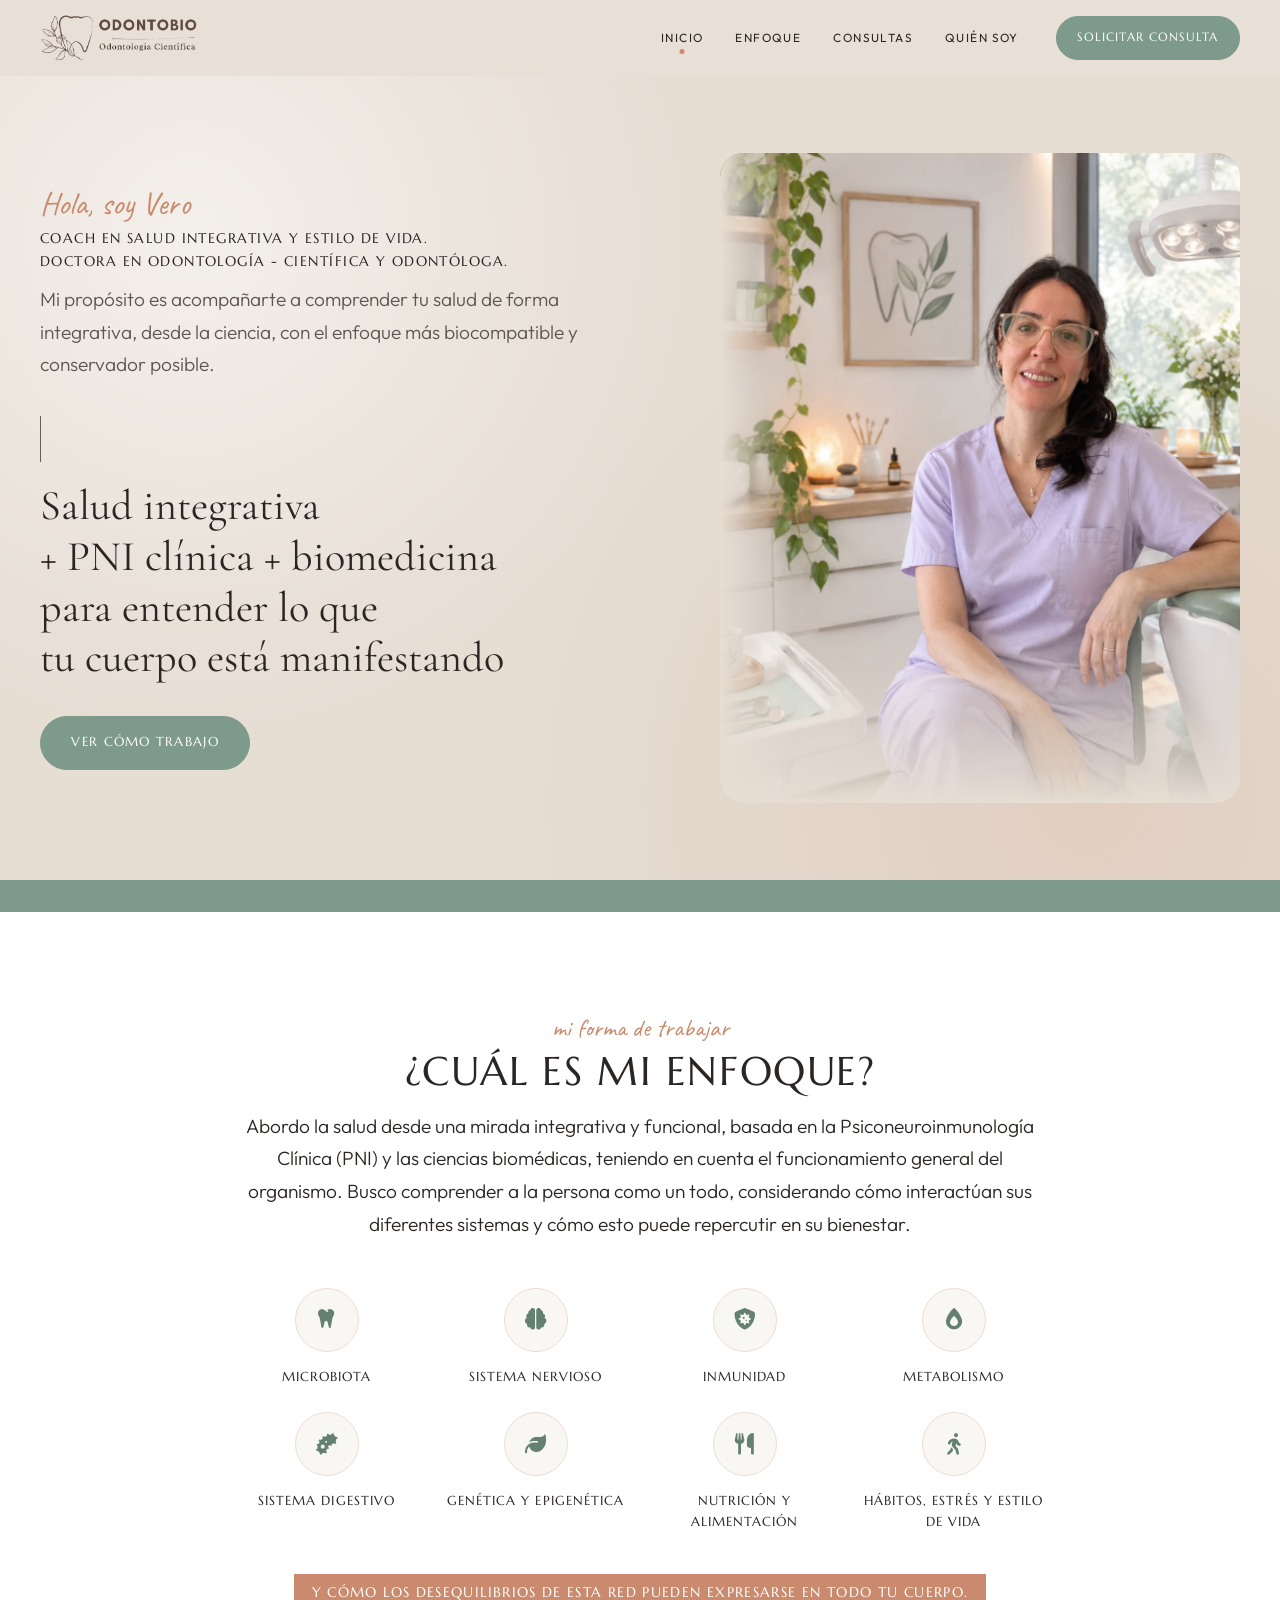
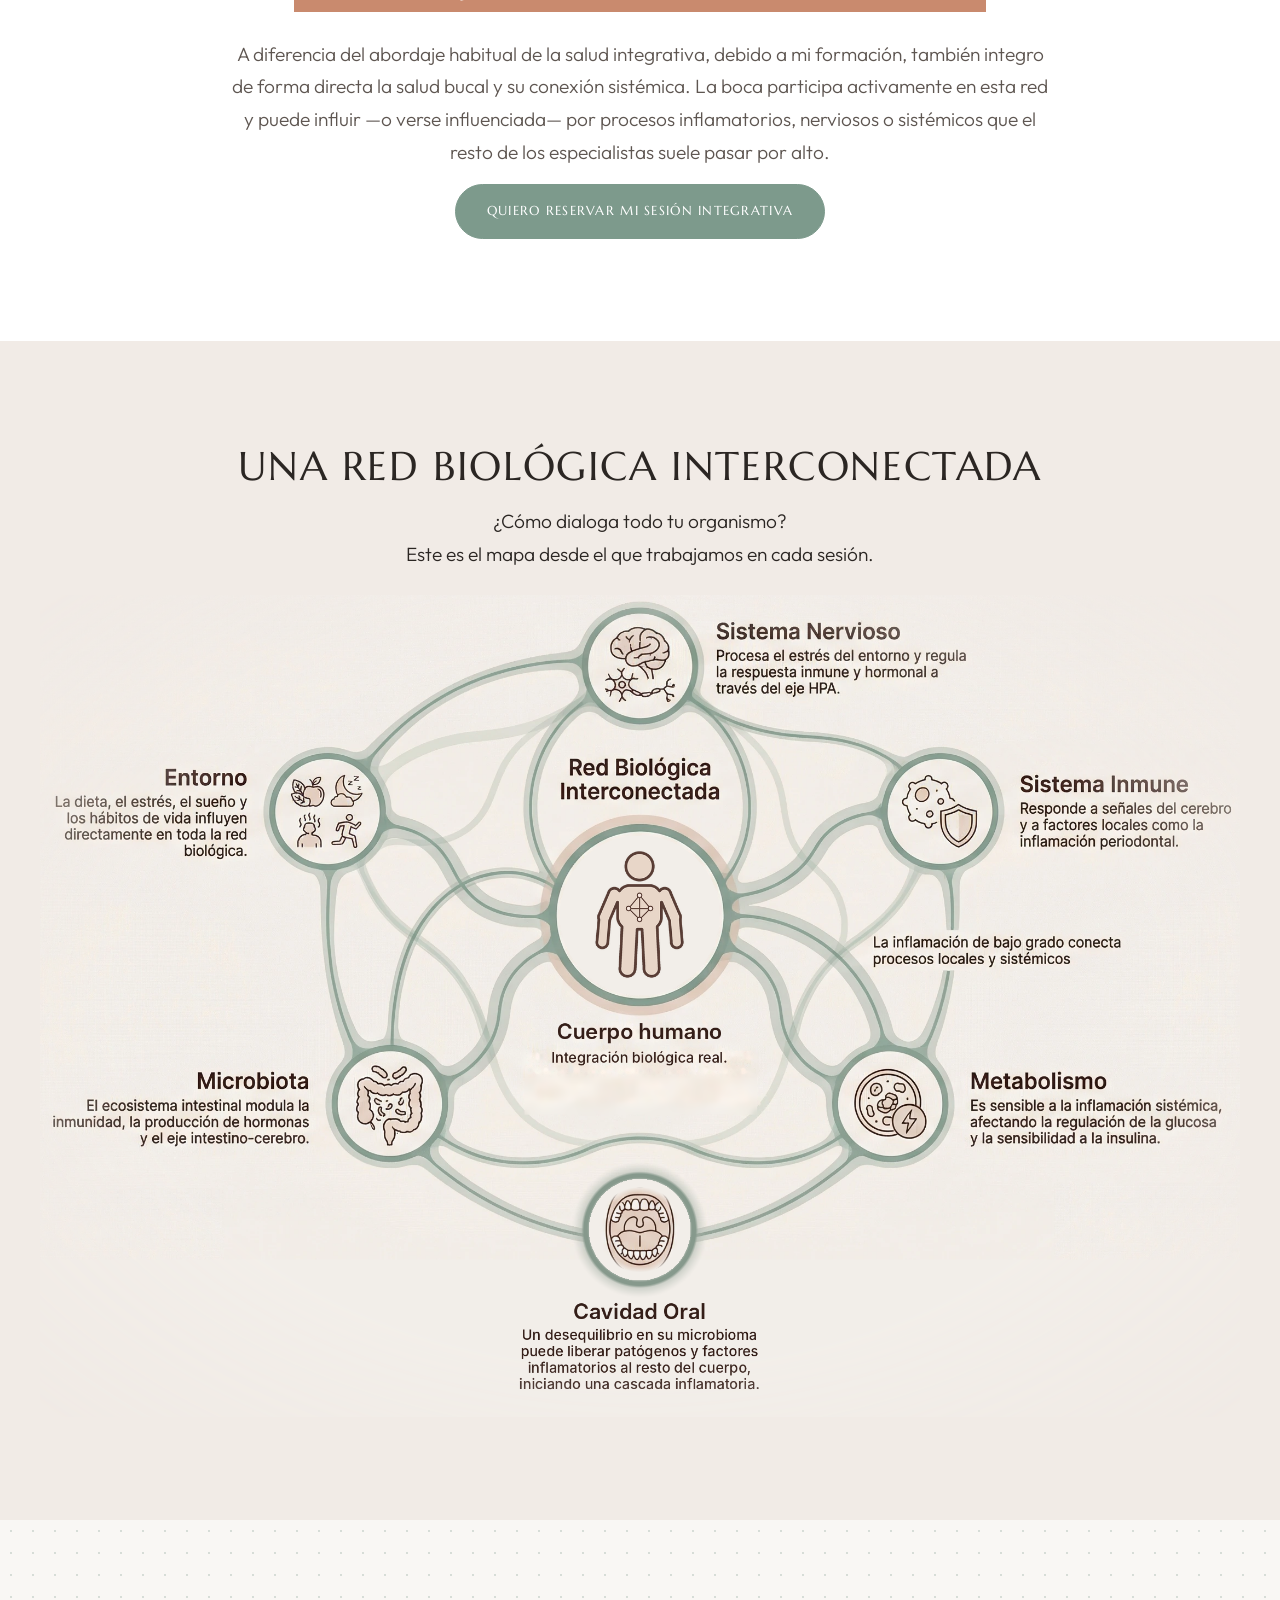
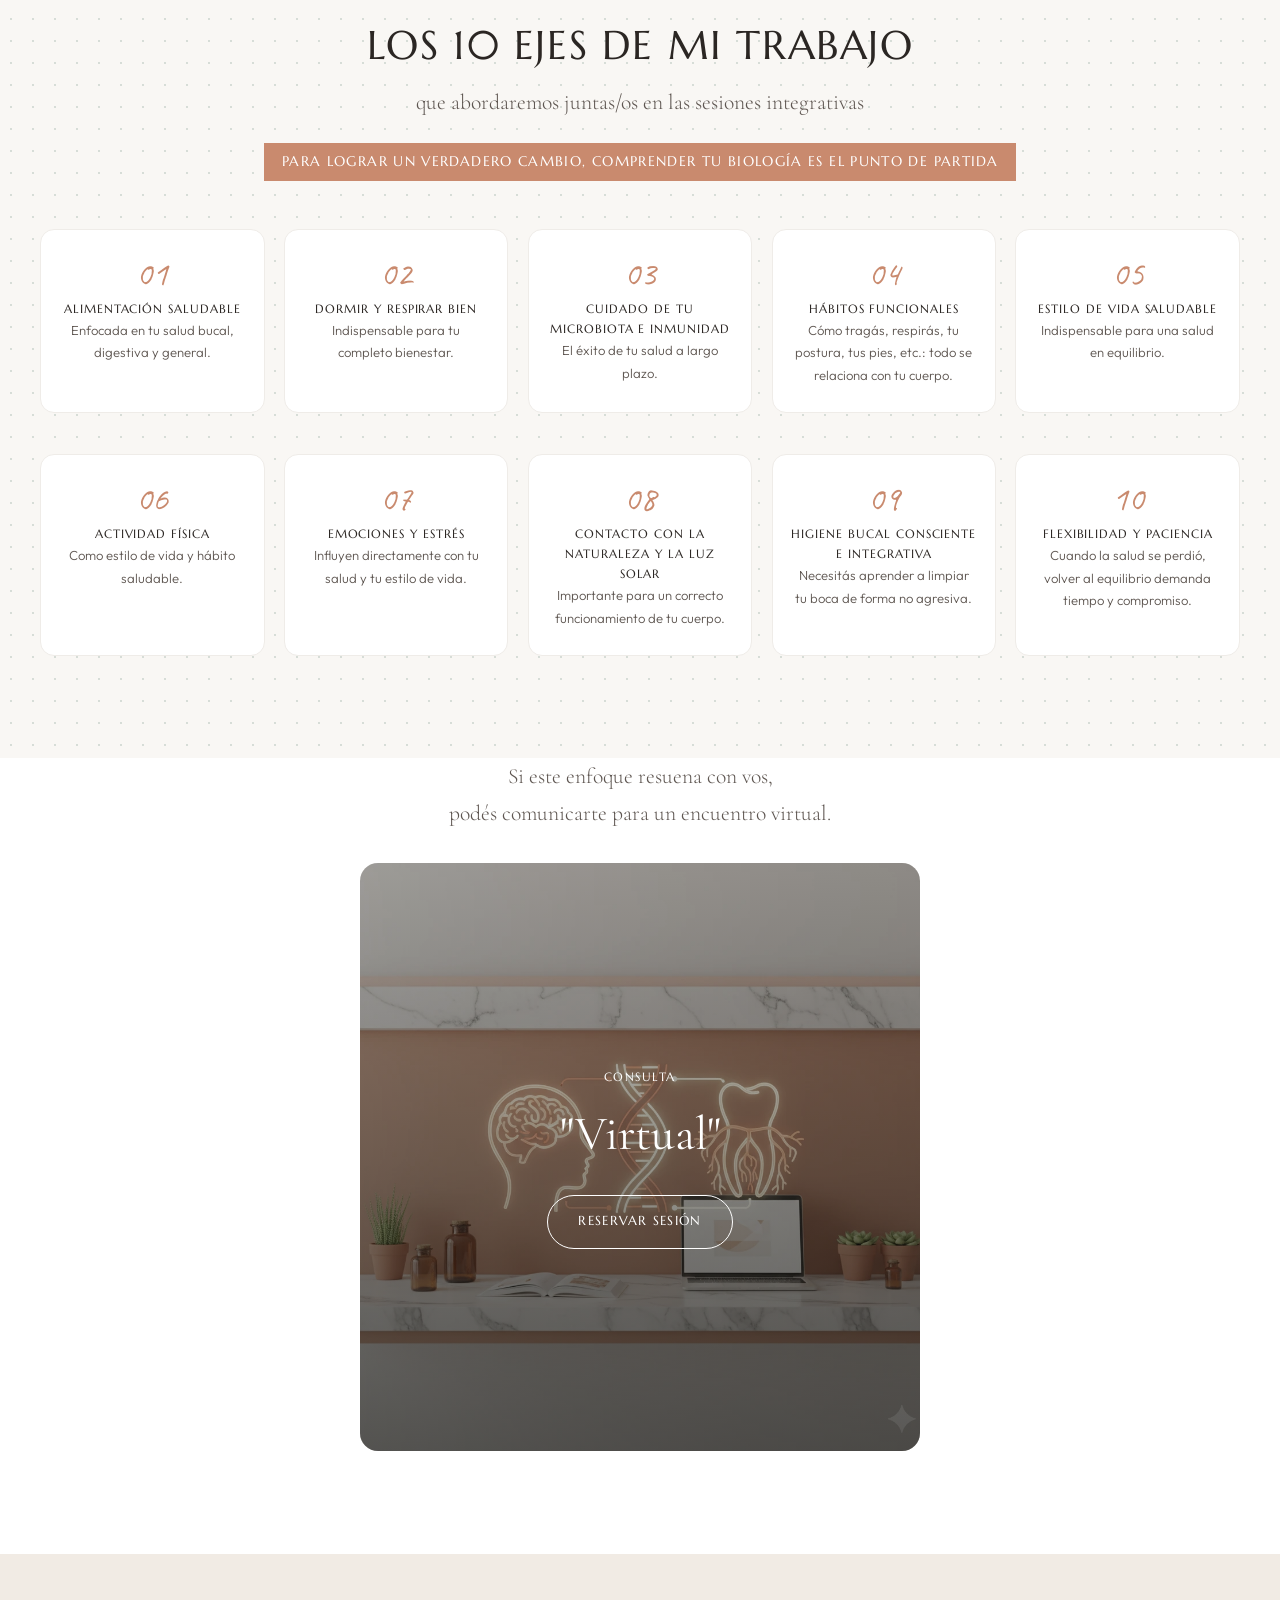
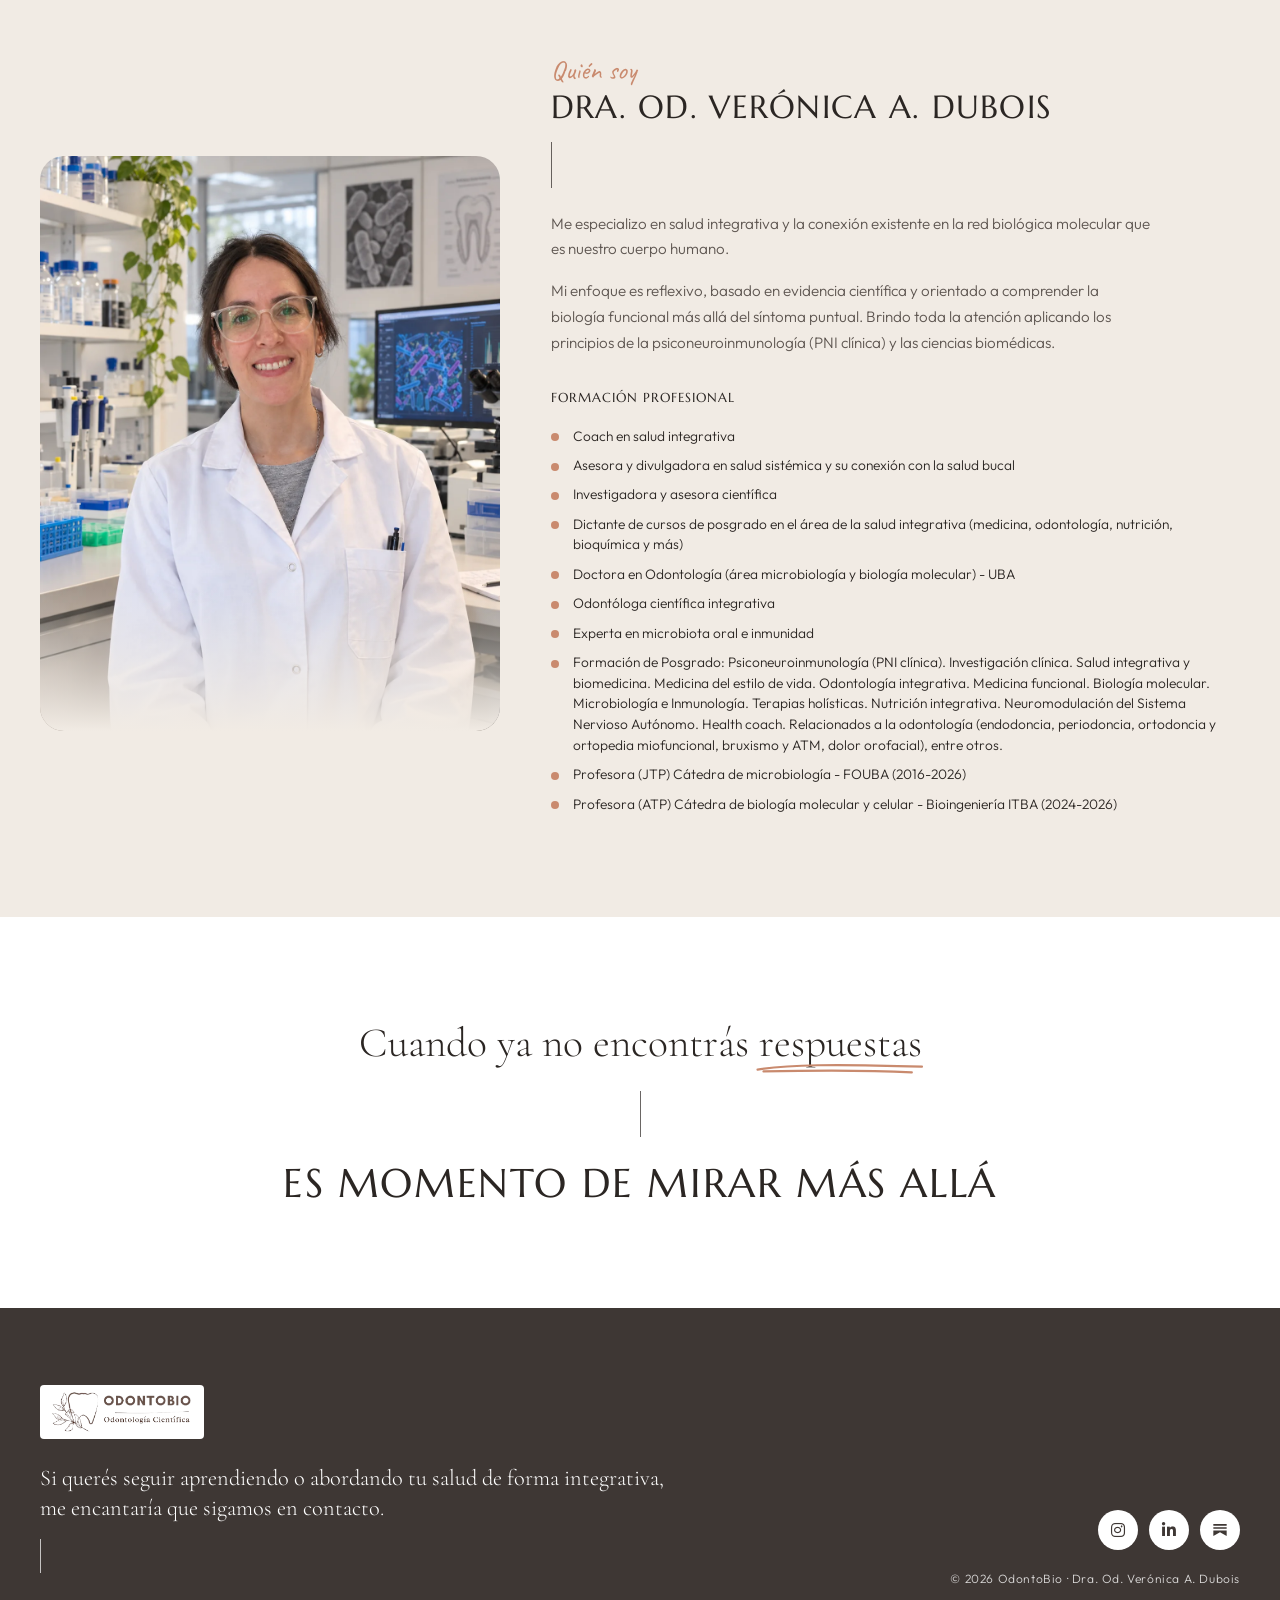
<file: index.html>
<html lang="es">
<head>
  <meta charset="UTF-8" />
  <meta name="viewport" content="width=device-width, initial-scale=1.0" />
  <title>OdontoBio | Odontología científica integrativa</title>
  <meta name="description" content="Consultas virtuales de odontología científica integrativa y mínimamente invasiva. Dra. Verónica A. Dubois, Ph.D." />
  <link rel="icon" href="img/logo.png" />
  <link rel="preconnect" href="https://fonts.googleapis.com">
  <link rel="preconnect" href="https://fonts.gstatic.com" crossorigin>
  <link href="https://fonts.googleapis.com/css2?family=Marcellus&family=Cormorant+Garamond:ital,wght@0,300;0,400;0,500;1,300;1,400&family=Outfit:wght@300;400;500&family=Caveat:wght@400;500&display=swap" rel="stylesheet">
  <link rel="stylesheet" href="https://cdnjs.cloudflare.com/ajax/libs/font-awesome/6.5.0/css/all.min.css">
  <link rel="stylesheet" href="css/styles.css">
</head>
<!-- Google tag (gtag.js) -->
<script async src="https://www.googletagmanager.com/gtag/js?id=G-EY6PJWCLDV"></script>
<script>
  window.dataLayer = window.dataLayer || [];
  function gtag(){dataLayer.push(arguments);}
  gtag('js', new Date());

  gtag('config', 'G-EY6PJWCLDV');
</script>

<body>

  <svg width="0" height="0" style="position:absolute" aria-hidden="true">
    <symbol id="stroke" viewBox="0 0 200 14" preserveAspectRatio="none">
      <path d="M3 9C40 4 90 3 197 6M10 11c50 -1 110 -2 175 1" fill="none" stroke="currentColor" stroke-width="2.2" stroke-linecap="round" vector-effect="non-scaling-stroke"/>
    </symbol>
  </svg>

  <!-- Navegación -->
  <header class="site-header" id="header">
    <nav class="nav container">
      <a href="#inicio" class="brand" aria-label="OdontoBio - Inicio">
        <img src="img/logo.png" alt="OdontoBio" />
      </a>
      <ul class="nav-links" id="nav-links">
        <li><a href="#inicio">Inicio</a></li>
        <li><a href="#enfoque">Enfoque</a></li>
              <li><a href="consultas.html">Consultas</a></li>
        <li><a href="#sobre">Quién soy</a></li>
        <li class="nav-cta"><a href="#contacto" class="btn btn-sm">Solicitar consulta</a></li>
      </ul>
      <button class="nav-toggle" id="nav-toggle" aria-label="Abrir menú" aria-expanded="false" aria-controls="nav-links">
        <span></span><span></span><span></span>
      </button>
    </nav>
  </header>

  <main>
    <!-- Hero -->
    <section id="inicio" class="hero">
      <div class="container hero-grid">
        <div class="hero-content reveal">
          <p class="hand">Hola, soy Vero</p>
          <p class="intro"> Coach en salud integrativa y estilo de vida.  <br> Doctora en Odontología - Científica y Odontóloga.</p>
          <p class="intro-sub" style="font-size: 1.2rem;">Mi propósito es acompañarte a comprender tu salud de forma integrativa, desde la ciencia, con el enfoque más biocompatible y conservador posible.</p>
          <span class="vline" aria-hidden="true"></span>
          <h1>
            Salud integrativa <span class="underlined"><svg class="stroke"><use href="#stroke"/></svg></span><br>
            + PNI clínica + biomedicina<br>
            para entender lo que<br>
            tu cuerpo está manifestando
          </h1>
          <a href="#enfoque" class="btn">Ver cómo trabajo</a>
        </div>
        <div class="hero-media reveal delay-1">
          <div class="arch">
            <img src="img/hero.webp" alt="Dra. Verónica A. Dubois en su consultorio" />
          </div>
    
        </div>
      </div>
    </section>

    <!-- Pilares -->
    <div class="pillars">
      <div class="container pillars-inner">
      </div>
    </div>

    <!-- Enfoque -->
    <section id="enfoque" class="section section-white">
      <div class="container narrow">
        <p class="hand center reveal">mi forma de trabajar</p>
        <h2 class="reveal">¿Cuál es mi enfoque?</h2>
        <p class="center reveal" style="font-size: 1.2rem;">
          Abordo la salud desde una mirada integrativa y funcional, basada en la Psiconeuroinmunología Clínica (PNI) y las ciencias biomédicas, 
          teniendo en cuenta el funcionamiento general del organismo. 
          Busco comprender a la persona como un todo, considerando cómo interactúan sus diferentes sistemas 
          y cómo esto puede repercutir en su bienestar.
        </p>

        <ul class="systems reveal">
          <li><i class="fa-solid fa-tooth"></i><h3>Microbiota</h3></li>
          <li><i class="fa-solid fa-brain"></i><h3>Sistema nervioso</h3></li>
          <li><i class="fa-solid fa-shield-virus"></i><h3>Inmunidad</h3></li>
          <li><i class="fa-solid fa-fire-flame-simple"></i><h3>Metabolismo</h3></li>
          <li><i class="fa-solid fa-bacterium"></i><h3>Sistema digestivo</h3></li>
          <li><i class="fa-solid fa-leaf"></i><h3>Genética y Epigenética</h3></li>
          <li><i class="fa-solid fa-utensils"></i><h3>Nutrición y alimentación</h3></li>
          <li><i class="fa-solid fa-person-walking"></i><h3>Hábitos, estrés y estilo de vida</h3></li>
        </ul>

        <p class="band reveal">Y cómo los desequilibrios de esta red pueden expresarse en todo tu cuerpo.</p>

        <p class="center small reveal" style="font-size: 1.2rem;">
           A diferencia del abordaje habitual de la salud integrativa, debido a mi formación, también integro de 
           forma directa la salud bucal y su conexión sistémica. La boca participa activamente en 
           esta red y puede influir —o verse influenciada— por procesos inflamatorios, nerviosos o sistémicos que 
           el resto de los especialistas suele pasar por alto.
        </p>

        <div class="center reveal">
          <a href="#contacto" class="btn">Quiero reservar mi sesión integrativa</a>
        </div>
      </div>
    </section>

    <!-- Red biológica -->
    <section class="section section-sage">
      <div class="container narrow">
        <h2 class="reveal">Una red biológica interconectada</h2>
        <p class="center reveal" style="font-size: 1.2rem;">¿Cómo dialoga todo tu organismo?<br>Este es el mapa desde el que trabajamos en cada sesión.</p>
        <figure class="diagram reveal">
          <img src="img/nodos.png" alt="Diagrama de la red biológica interconectada: cavidad oral, sistema nervioso, sistema inmune, metabolismo, microbiota y entorno" />
        </figure>
      </div>
    </section>

    <!-- Ejes -->
    <section id="ejes" class="section section-gray">
      <div class="container">
        <h2 class="reveal">Los 10 ejes de mi trabajo</h2>
        <p class="sub reveal">que abordaremos juntas/os en las sesiones integrativas</p>
        <p class="band band-center reveal">Para lograr un verdadero cambio, comprender tu biología es el punto de partida</p>

        <ul class="laws">
          <li class="reveal"><span class="law-num">01</span><h3>Alimentación saludable</h3><p>Enfocada en tu salud bucal, digestiva y general.</p></li>
          <li class="reveal"><span class="law-num">02</span><h3>Dormir y respirar bien</h3><p>Indispensable para tu completo bienestar.</p></li>
          <li class="reveal"><span class="law-num">03</span><h3>Cuidado de tu microbiota e inmunidad</h3><p>El éxito de tu salud a largo plazo.</p></li>
          <li class="reveal"><span class="law-num">04</span><h3>Hábitos funcionales</h3><p>Cómo tragás, respirás, tu postura, tus pies, etc.: todo se relaciona con tu cuerpo.</p></li>
          <li class="reveal"><span class="law-num">05</span><h3>Estilo de vida saludable</h3><p>Indispensable para una salud en equilibrio.</p></li>
          <li class="reveal"><span class="law-num">06</span><h3>Actividad física</h3><p>Como estilo de vida y hábito saludable.</p></li>
          <li class="reveal"><span class="law-num">07</span><h3>Emociones y estrés</h3><p>Influyen directamente con tu salud y tu estilo de vida.</p></li>
          <li class="reveal"><span class="law-num">08</span><h3>Contacto con la naturaleza y la luz solar</h3><p>Importante para un correcto funcionamiento de tu cuerpo.</p></li>
          <li class="reveal"><span class="law-num">09</span><h3>Higiene bucal consciente e integrativa</h3><p>Necesitás aprender a limpiar tu boca de forma no agresiva.</p></li>
          <li class="reveal"><span class="law-num">10</span><h3>Flexibilidad y paciencia</h3><p>Cuando la salud se perdió, volver al equilibrio demanda tiempo y compromiso.</p></li>
        </ul>
      </div>
    </section>



    <!-- Contacto -->
    <section id="contacto" class="section section-white offers">
      <div class="container">
        <p class="sub center reveal">Si este enfoque resuena con vos, <br> podés comunicarte para un encuentro virtual.</p>
        <div class="offer-grid">
          <div class="offer reveal">
            <img src="img/consultas.webp" alt="" />
            <div class="offer-body">
              <span>Consulta</span>
              <h3>"Virtual"</h3>
              <a href="reserva/index.html" rel="noopener" class="btn btn-outline">Reservar sesión</a> </div>
          </div>
        </div>
      </div>
    </section>

    <!-- Sobre mí -->
    <section id="sobre" class="section section-greige about">
      <div class="container about-grid">
        <div class="about-media reveal">
          <img src="img/lab.webp" alt="Dra. Verónica A. Dubois en el laboratorio" />
        </div>
        <div class="about-text reveal delay-1">
          <p class="hand">Quién soy</p>
          <h2 class="left">Dra. Od. Verónica A. Dubois</h2>
          <span class="vline" aria-hidden="true"></span>
          <p>
            Me especializo en salud integrativa y la conexión existente en la red biológica molecular que es nuestro cuerpo humano.
            
          </p>
          <p>
            Mi enfoque es reflexivo, basado en evidencia científica y orientado a comprender la biología
            funcional más allá del síntoma puntual. Brindo toda la atención aplicando los
            principios de la psiconeuroinmunología (PNI clínica) y las ciencias biomédicas.
          </p>

          <h3 class="creds-title">Formación profesional</h3>
          <ul class="creds">
            <li>Coach en salud integrativa</li>
            <li>Asesora y divulgadora en salud sistémica y su conexión con la salud bucal</li>
            <li>Investigadora y asesora científica</li>
            <li>Dictante de cursos de posgrado en el área de la salud integrativa (medicina, odontología, nutrición, bioquímica y más)</li>
            <li>Doctora en Odontología (área microbiología y biología molecular) - UBA</li>
            <li>Odontóloga científica integrativa</li>
            <li>Experta en microbiota oral e inmunidad</li>
            <li>Formación de Posgrado: Psiconeuroinmunología (PNI clínica). Investigación clínica. Salud integrativa y biomedicina. Medicina del estilo de vida. 
              Odontología integrativa. Medicina funcional. Biología molecular. Microbiología e Inmunología. Terapias holísticas. Nutrición integrativa. 
              Neuromodulación del Sistema Nervioso Autónomo. Health coach. Relacionados a la odontología (endodoncia, periodoncia, ortodoncia y ortopedia miofuncional, bruxismo y ATM, dolor orofacial), entre otros.</li>
            <li>Profesora (JTP) Cátedra de microbiología - FOUBA (2016-2026)</li>
            <li>Profesora (ATP) Cátedra de biología molecular y celular - Bioingeniería ITBA (2024-2026)</li>
          </ul>
        </div>
      </div>
    </section>

    <!-- Cierre -->
    <section class="section section-white closing">
      <div class="container narrow reveal">
        <p class="closing-serif">Cuando ya no encontrás <span class="underlined">respuestas<svg class="stroke"><use href="#stroke"/></svg></span></p>
        <span class="vline" aria-hidden="true"></span>
        <h2>Es momento de mirar más allá</h2>
      </div>
    </section>
  </main>

  <!-- Footer -->
  <footer class="footer">
    <div class="container footer-inner">
      <div class="footer-brand">
        <img src="img/logo.png" alt="OdontoBio" class="footer-logo" />
        <p class="footer-serif">Si querés seguir aprendiendo o abordando tu salud de forma integrativa,<br>me encantaría que sigamos en contacto.</p>
        <span class="vline" aria-hidden="true"></span>
    
      </div>
      <div class="footer-side">
        <div class="socials">
          <a href="https://www.instagram.com/odontobio.mdp/" target="_blank" rel="noopener" aria-label="Instagram"><i class="fab fa-instagram"></i></a>
          <a href="https://ar.linkedin.com/in/veronicadubois" target="_blank" rel="noopener" aria-label="LinkedIn"><i class="fab fa-linkedin-in"></i></a>
          <a href="https://odontobio.substack.com/" target="_blank" rel="noopener" aria-label="Substack">
            <svg viewBox="0 0 24 24" width="16" height="16" fill="currentColor" aria-hidden="true"><path d="M22 3H2v2.5h20V3zm0 4.8H2v2.5h20V7.8zM2 12.6V21l10-5.6L22 21v-8.4H2z"/></svg>
          </a>
        </div>
        <p class="copy">© <span id="year"></span> OdontoBio · Dra. Od. Verónica A. Dubois</p>
      </div>
    </div>
  </footer>

  <script src="js/main.js"></script>
</body>
</html>
</file>
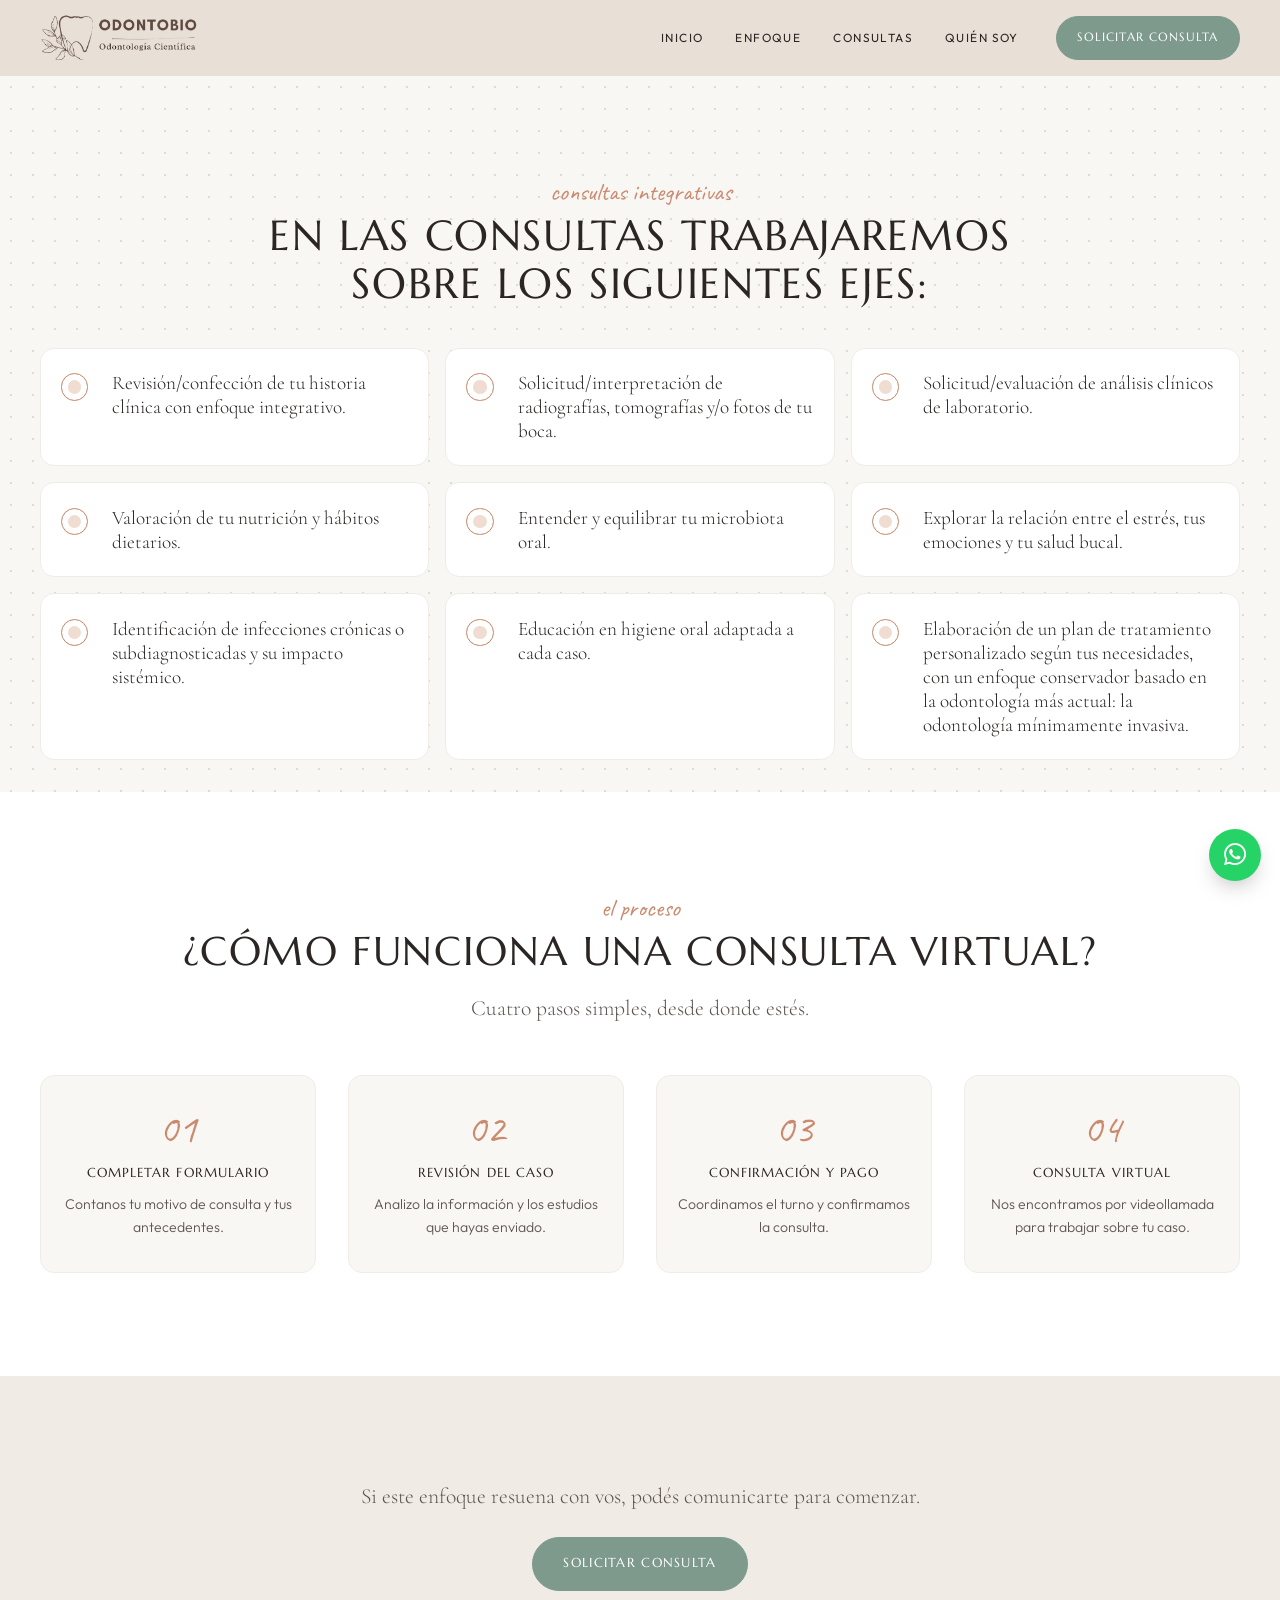
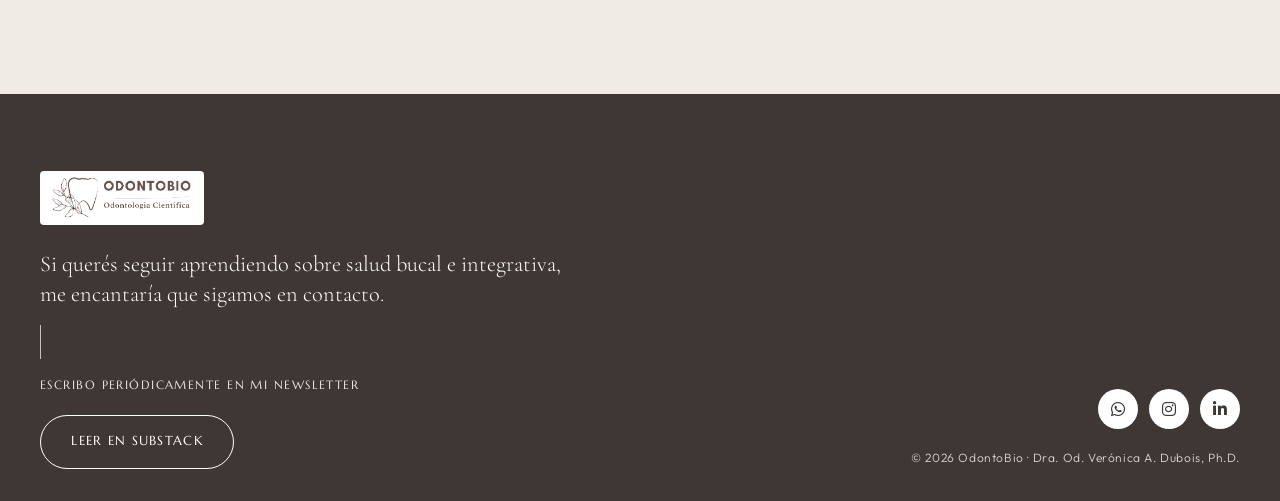
<file: consultas.html>
<!DOCTYPE html>
<html lang="es">
<head>
  <meta charset="UTF-8" />
  <meta name="viewport" content="width=device-width, initial-scale=1.0" />
  <title>Cómo funciona | OdontoBio</title>
  <meta name="description" content="Conocé cómo trabajamos en las consultas virtuales de odontología científica integrativa." />
  <link rel="icon" href="img/logo.png" />
  <link rel="preconnect" href="https://fonts.googleapis.com">
  <link rel="preconnect" href="https://fonts.gstatic.com" crossorigin>
  <link href="https://fonts.googleapis.com/css2?family=Marcellus&family=Cormorant+Garamond:ital,wght@0,300;0,400;0,500;1,300;1,400&family=Outfit:wght@300;400;500&family=Caveat:wght@400;500&display=swap" rel="stylesheet">
  <link rel="stylesheet" href="https://cdnjs.cloudflare.com/ajax/libs/font-awesome/6.5.0/css/all.min.css">
  <link rel="stylesheet" href="css/styles.css">
</head>
<!-- Google tag (gtag.js) -->
<script async src="https://www.googletagmanager.com/gtag/js?id=G-EY6PJWCLDV"></script>
<script>
  window.dataLayer = window.dataLayer || [];
  function gtag(){dataLayer.push(arguments);}
  gtag('js', new Date());

  gtag('config', 'G-EY6PJWCLDV');
</script>

<body>
 <!-- Navegación -->
  <header class="site-header" id="header">
    <nav class="nav container">
      <a href="#inicio" class="brand" aria-label="OdontoBio - Inicio">
        <img src="img/logo.png" alt="OdontoBio" />
      </a>
      <ul class="nav-links" id="nav-links">
        <li><a href="index.html#inicio">Inicio</a></li>
        <li><a href="index.html#enfoque">Enfoque</a></li>
              <li><a href="consultas.html">Consultas</a></li>
        <li><a href="index.html#sobre">Quién soy</a></li>
        <li class="nav-cta"><a href="index.html#contacto" class="btn btn-sm">Solicitar consulta</a></li>
      </ul>
      <button class="nav-toggle" id="nav-toggle" aria-label="Abrir menú" aria-expanded="false" aria-controls="nav-links">
        <span></span><span></span><span></span>
      </button>
    </nav>
  </header>

  <main>
    <section class="section section-gray page-intro" id="ejes-consulta">
      <div class="container">
        <p class="hand center reveal">consultas integrativas</p>
        <h1 class="reveal">En las consultas trabajaremos sobre los siguientes ejes:</h1>
        <ul class="consultation-list">
          <li class="reveal"><p>Revisión/confección de tu historia clínica con enfoque integrativo.</p></li>
          <li class="reveal"><p>Solicitud/interpretación de radiografías, tomografías y/o fotos de tu boca.</p></li>
          <li class="reveal"><p>Solicitud/evaluación de análisis clínicos de laboratorio.</p></li>
          <li class="reveal"><p>Valoración de tu nutrición y hábitos dietarios.</p></li>
          <li class="reveal"><p>Entender y equilibrar tu microbiota oral.</p></li>
          <li class="reveal"><p>Explorar la relación entre el estrés, tus emociones y tu salud bucal.</p></li>
          <li class="reveal"><p>Identificación de infecciones crónicas o subdiagnosticadas y su impacto sistémico.</p></li>
          <li class="reveal"><p>Educación en higiene oral adaptada a cada caso.</p></li>
          <li class="reveal"><p>Elaboración de un plan de tratamiento personalizado según tus necesidades, con un enfoque conservador basado en la odontología más actual: la odontología mínimamente invasiva.</p></li>
        </ul>
      </div>
    </section>

    <section id="proceso" class="section section-white">
      <div class="container">
        <p class="hand center reveal">el proceso</p>
        <h2 class="reveal">¿Cómo funciona una consulta virtual?</h2>
        <p class="sub reveal">Cuatro pasos simples, desde donde estés.</p>
        <ol class="steps">
          <li class="reveal"><span class="num">01</span><h3>Completar formulario</h3><p>Contanos tu motivo de consulta y tus antecedentes.</p></li>
          <li class="reveal delay-1"><span class="num">02</span><h3>Revisión del caso</h3><p>Analizo la información y los estudios que hayas enviado.</p></li>
          <li class="reveal delay-2"><span class="num">03</span><h3>Confirmación y pago</h3><p>Coordinamos el turno y confirmamos la consulta.</p></li>
          <li class="reveal delay-3"><span class="num">04</span><h3>Consulta virtual</h3><p>Nos encontramos por videollamada para trabajar sobre tu caso.</p></li>
        </ol>
      </div>
    </section>

    <section class="section section-sage">
      <div class="container narrow center">
        <p class="sub reveal">Si este enfoque resuena con vos, podés comunicarte para comenzar.</p>
        <a href="index.html#contacto" class="btn reveal">Solicitar consulta</a>
      </div>
    </section>
  </main>

  <footer class="footer">
    <div class="container footer-inner">
      <div class="footer-brand">
        <img src="img/logo.png" alt="OdontoBio" class="footer-logo" />
        <p class="footer-serif">Si querés seguir aprendiendo sobre salud bucal e integrativa,<br>me encantaría que sigamos en contacto.</p>
        <span class="vline" aria-hidden="true"></span>
        <p class="footer-small">Escribo periódicamente en mi newsletter</p>
        <a href="https://odontobio.substack.com/" target="_blank" rel="noopener" class="btn btn-outline">Leer en Substack</a>
      </div>
      <div class="footer-side">
        <div class="socials">
          <a href="https://wa.me/542236662804?text=Hola%2C%20me%20gustar%C3%ADa%20solicitar%20una%20consulta" target="_blank" rel="noopener" aria-label="WhatsApp"><i class="fab fa-whatsapp"></i></a>
          <a href="https://www.instagram.com/odontobio.mdp/" target="_blank" rel="noopener" aria-label="Instagram"><i class="fab fa-instagram"></i></a>
          <a href="https://ar.linkedin.com/in/veronicadubois" target="_blank" rel="noopener" aria-label="LinkedIn"><i class="fab fa-linkedin-in"></i></a>
        </div>
        <p class="copy">© <span id="year"></span> OdontoBio · Dra. Od. Verónica A. Dubois, Ph.D.</p>
      </div>
    </div>
  </footer>

  <a href="https://wa.me/542236662804?text=Hola%2C%20me%20gustar%C3%ADa%20solicitar%20una%20consulta" target="_blank" rel="noopener" class="wa-float" aria-label="Escribir por WhatsApp">
    <i class="fab fa-whatsapp"></i>
  </a>
  <script src="js/main.js"></script>
</body>
</html>
</file>
<file: css/styles.css>
/* OdontoBio — estilo editorial minimal (greige / salvia / negro) */
:root {
  --greige: #e6ddd3;
  --greige-2: #f1ebe4;
  --sage: #7d9a8c;
  --sage-deep: #64806f;
  --clay: #c98a6e;
  --clay-soft: #f0dcd0;
  --gray: #efece8;
  --gray-2: #f9f7f4;
  --ink: #2b2623;
  --ink-soft: #5e5651;
  --white: #ffffff;
  --wa: #25d366;

  --serif: "Cormorant Garamond", Georgia, serif;
  --display: "Marcellus", Georgia, serif;
  --sans: "Outfit", system-ui, sans-serif;
  --hand: "Caveat", cursive;

  --max: 1200px;
  --ease: cubic-bezier(.2,.7,.2,1);
}

*, *::before, *::after { box-sizing: border-box; }
html { scroll-behavior: smooth; -webkit-text-size-adjust: 100%; }
body {
  margin: 0;
  font-family: var(--sans);
  font-weight: 300;
  font-size: 16px;
  line-height: 1.7;
  color: var(--ink);
  background: var(--white);
  overflow-x: hidden;
}
img { max-width: 100%; display: block; }
a { color: inherit; text-decoration: none; }
ul, ol { margin: 0; padding: 0; list-style: none; }
p { margin: 0 0 1rem; }

.container { width: min(var(--max), 100% - 3rem); margin-inline: auto; }
.container.narrow { max-width: 820px; }
.center { text-align: center; }
.left { text-align: left !important; }
.small { font-size: .92rem; color: var(--ink-soft); }

h1, h2, h3 { margin: 0; font-weight: 400; }
h2 {
  font-family: var(--display);
  font-size: clamp(1.7rem, 3.4vw, 2.5rem);
  letter-spacing: .04em;
  text-transform: uppercase;
  text-align: center;
  line-height: 1.15;
  margin-bottom: 1rem;
}
h3 {
  font-family: var(--display);
  text-transform: uppercase;
  letter-spacing: .08em;
  font-size: .82rem;
}
.sub {
  text-align: center;
  font-family: var(--serif);
  font-size: 1.35rem;
  color: var(--ink-soft);
  margin-bottom: 1.4rem;
}
.intro {
  font-family: var(--display);
  text-transform: uppercase;
  letter-spacing: .1em;
  font-size: .9rem;
  line-height: 1.6;
  margin-bottom: .6rem;
}
.intro-sub { font-size: .92rem; color: var(--ink-soft); max-width: 44ch; }
.vline { display: block; width: 1px; height: 46px; background: var(--ink); opacity: .7; margin: 1.2rem 0; }

/* Subrayado a mano */
.hand { font-family: var(--hand); font-size: 1.55rem; color: var(--clay); line-height: 1.1; margin: 0 0 .4rem; letter-spacing: 0; text-transform: none; }
.underlined { position: relative; display: inline-block; }
.underlined .stroke { position: absolute; left: -2%; right: -2%; bottom: -.12em; width: 104%; height: .32em; color: var(--clay); pointer-events: none; }
.underlined .stroke path { stroke-dasharray: 420; stroke-dashoffset: 420; }
.in .underlined .stroke path { animation: draw 1.2s .4s var(--ease) forwards; }
@keyframes draw { to { stroke-dashoffset: 0; } }

/* Botones */
.btn {
  display: inline-flex; align-items: center; gap: .5rem;
  font-family: var(--display);
  text-transform: uppercase;
  letter-spacing: .1em;
  font-size: .8rem;
  padding: .95rem 1.9rem;
  border-radius: 999px;
  background: var(--sage);
  color: var(--white);
  border: 1px solid var(--sage);
  transition: background .25s, color .25s, transform .25s;
  cursor: pointer;
  font-style: normal;
}
.btn:hover { background: var(--sage-deep); border-color: var(--sage-deep); transform: translateY(-1px); }
.btn-sm { padding: .7rem 1.3rem; font-size: .72rem; }
.btn-outline { background: transparent; color: var(--white); border-color: var(--white); }
.btn-outline:hover { background: var(--white); color: var(--ink); border-color: var(--white); }

/* Header */
.site-header {
  position: sticky; top: 0; z-index: 50;
  background: rgba(230,221,211,.92);
  backdrop-filter: blur(8px);
  transition: box-shadow .3s;
}
.site-header.scrolled { box-shadow: 0 6px 24px -14px rgba(0,0,0,.35); }
.nav { display: flex; align-items: center; justify-content: space-between; min-height: 76px; position: relative; }
.brand img { height: 48px; width: auto; mix-blend-mode: multiply; }
.nav-links { display: flex; align-items: center; gap: clamp(.6rem, 2vw, 1.8rem); }
.nav-links a:not(.btn) {
  position: relative; display: inline-block;
  font-family: var(--sans); font-weight: 400;
  text-transform: uppercase; letter-spacing: .12em; font-size: .74rem;
  padding: .5rem .2rem; color: var(--ink);
}
.nav-links a:not(.btn)::after {
  content: ""; position: absolute; left: 50%; bottom: .1rem; width: 5px; height: 5px; border-radius: 50%;
  background: var(--clay); transform: translateX(-50%) scale(0); transition: transform .3s var(--ease);
}
.nav-links a:not(.btn):hover::after, .nav-links a.active::after { transform: translateX(-50%) scale(1); }
.nav-cta { margin-left: .5rem; }
.nav-toggle {
  display: none; position: absolute; right: 0; top: 50%; transform: translateY(-50%);
  width: 42px; height: 42px; background: none; border: 0; cursor: pointer; padding: 8px;
  flex-direction: column; justify-content: center; gap: 6px;
}
.nav-toggle span { display: block; height: 1.5px; background: var(--ink); transition: transform .3s, opacity .3s; }
.nav-toggle[aria-expanded="true"] span:nth-child(1) { transform: translateY(7.5px) rotate(45deg); }
.nav-toggle[aria-expanded="true"] span:nth-child(2) { opacity: 0; }
.nav-toggle[aria-expanded="true"] span:nth-child(3) { transform: translateY(-7.5px) rotate(-45deg); }

/* Hero */
.hero {
  background: var(--greige);
  background-image: radial-gradient(circle at 15% 20%, rgba(255,255,255,.55), transparent 40%),
                    radial-gradient(circle at 85% 90%, rgba(201,138,110,.18), transparent 45%);
  padding: clamp(2.5rem, 6vw, 5rem) 0 clamp(2.5rem, 6vw, 5rem); overflow: hidden;
}
.hero-grid { display: grid; grid-template-columns: 1.05fr .95fr; align-items: center; gap: clamp(2rem, 5vw, 4rem); }
.hero-content { text-align: left; display: flex; flex-direction: column; align-items: flex-start; }
.hero-content .intro-sub { text-align: left; }
.hero .hand { font-size: 2rem; }
.hero h1 {
  font-family: var(--serif);
  font-weight: 400;
  font-size: clamp(1.9rem, 3.3vw, 2.9rem);
  line-height: 1.2;
  margin-bottom: 2rem;
}
.hero-media { position: relative; width: 100%; max-width: 520px; margin-left: auto; }
.arch { border-radius: 24px; overflow: hidden; position: relative; z-index: 1; }
.arch::after { content: ""; position: absolute; inset: 0; background: linear-gradient(180deg, transparent 72%, var(--greige) 100%), linear-gradient(90deg, var(--greige) 0%, transparent 14%); }
.arch img { width: 100%; aspect-ratio: 4 / 5; object-fit: cover; object-position: center top; filter: saturate(.9); }
.hero-note {
  position: absolute; z-index: 2; left: -1rem; bottom: 2.2rem;
  background: var(--white); padding: .35rem 1rem .2rem; border-radius: 999px;
  box-shadow: 0 12px 30px -16px rgba(0,0,0,.35); transform: rotate(-4deg);
}
.hero-note .hand { font-size: 1.35rem; margin: 0; color: var(--sage-deep); }

/* Pilares */
.pillars { background: var(--sage); color: var(--white); }
.pillars-inner {
  display: flex; flex-wrap: wrap; justify-content: space-between; gap: .6rem 1.5rem; padding: 1rem 0;
  font-family: var(--sans); text-transform: uppercase; letter-spacing: .12em; font-size: .74rem; font-weight: 400;
}
.pillars-inner span { display: inline-flex; align-items: center; gap: .6rem; }
.pillars-inner i { color: var(--clay-soft); font-size: .95rem; }

/* Secciones */
.section { padding: clamp(3.5rem, 8vw, 6.5rem) 0; position: relative; }
.section-white { background: var(--white); }
.section-gray {
  background: var(--gray-2);
  background-image: radial-gradient(rgba(125,154,140,.28) 1px, transparent 1px);
  background-size: 22px 22px;
}
.section-greige { background: var(--greige-2); }
.section-sage { background: #f1ebe6; }
.section-sage .container.narrow { max-width: 1240px; }


.systems {
  display: grid; grid-template-columns: repeat(4, 1fr); gap: 1.5rem 1rem;
  margin: 3rem 0 2.5rem; text-align: center;
}
.systems i {
  font-size: 1.35rem; color: var(--sage-deep); width: 64px; height: 64px; border-radius: 50%;
  display: inline-flex; align-items: center; justify-content: center; margin-bottom: .9rem;
  background: var(--gray-2); border: 1px solid var(--clay-soft);
  transition: background .3s, color .3s, transform .3s;
}
.systems li:hover i { background: var(--sage); color: var(--white); transform: translateY(-3px); }
.systems h3 { font-size: .8rem; }

.band {
  display: inline-block;
  background: var(--clay); color: var(--white);
  font-family: var(--display); text-transform: uppercase; letter-spacing: .1em; font-size: .85rem;
  padding: .55rem 1.1rem; line-height: 1.5;
  margin: 0 auto 1.6rem;
}
.center .band, p.band { display: block; width: fit-content; text-align: center; }
.band-center { margin-bottom: 3rem; }

.diagram { margin: 1.5rem auto 0; max-width: 1240px; }
.diagram img { width: 100%; -webkit-mask-image: radial-gradient(ellipse 70% 70% at 50% 50%, #000 62%, transparent 100%); mask-image: radial-gradient(ellipse 70% 70% at 50% 50%, #000 62%, transparent 100%); }

/* Ejes (10 leyes) */
.laws {
  display: grid; grid-template-columns: repeat(5, 1fr); gap: 2.6rem 1.2rem; text-align: center;
}
.laws li { display: flex; flex-direction: column; align-items: center; }
.law-num { font-family: var(--hand); font-size: 2.2rem; color: var(--clay); line-height: 1; margin-bottom: .5rem; }
.laws li { background: var(--white); padding: 1.6rem 1rem; border-radius: 14px; border: 1px solid var(--gray); }
.laws h3 { font-size: .74rem; }
.tick { display: block; width: 1px; height: 18px; background: var(--ink); margin: .6rem 0; opacity: .6; }
.laws p { font-size: .82rem; color: var(--ink-soft); margin: 0; max-width: 20ch; }

/* Página Cómo funciona */
.consultation-list {
  display: grid; grid-template-columns: repeat(3, 1fr); gap: 1rem; margin-top: 2.5rem;
}
.consultation-list li {
  display: grid; grid-template-columns: 2.4rem 1fr; align-items: start; gap: .8rem;
  min-height: 100%; padding: 1.4rem 1.25rem; background: var(--white);
  border: 1px solid var(--gray); border-radius: 14px;
}
.consultation-list li::before {
  content: ""; width: 1.7rem; height: 1.7rem; margin-top: .15rem; border-radius: 50%;
  background: var(--clay-soft); box-shadow: inset 0 0 0 6px var(--white);
  border: 1px solid var(--clay); 
}
.consultation-list p { margin: 0; font-family: var(--serif); font-size: 1.2rem; line-height: 1.25; }
.page-intro { padding-bottom: 2rem; }
.page-intro h1 {
  max-width: 820px; margin: 0 auto; font-family: var(--display); font-size: clamp(1.75rem, 3.5vw, 2.6rem);
  font-weight: 400; letter-spacing: .04em; line-height: 1.15; text-align: center; text-transform: uppercase;
}

/* Pasos */
.steps {
  display: grid; grid-template-columns: repeat(4, 1fr); gap: 2rem; margin-top: 3rem; text-align: center;
  counter-reset: step;
}
.steps li { padding: 2rem 1.2rem; border: 1px solid var(--gray); border-radius: 14px; background: var(--gray-2); position: relative; transition: transform .3s var(--ease), border-color .3s; }
.steps li:hover { transform: translateY(-4px); border-color: var(--sage); }
.num { font-family: var(--hand); font-size: 2.6rem; line-height: 1; color: var(--clay); display: block; margin-bottom: .8rem; }
.steps h3 { margin-bottom: .5rem; }
.steps p { font-size: .88rem; color: var(--ink-soft); margin: 0; }

/* Ofertas / contacto */
.offers { padding-top: 0; }
.offers .sub { max-width: 60ch; margin-inline: auto; }
.offer-grid { display: grid; grid-template-columns: minmax(0, 560px); justify-content: center; gap: 2.5rem; margin-top: 2rem; }
.offer { position: relative; display: block; aspect-ratio: 1 / 1.05; overflow: hidden; border-radius: 18px; color: var(--white); text-align: center; }
.offer img { position: absolute; inset: 0; width: 100%; height: 100%; object-fit: cover; transition: transform .8s var(--ease); filter: saturate(.8); }
.offer:hover img { transform: scale(1.05); }
.offer::after { content: ""; position: absolute; inset: 0; background: linear-gradient(180deg, rgba(20,20,18,.25), rgba(20,20,18,.65)); }
.offer-body { position: absolute; inset: 0; z-index: 1; display: flex; flex-direction: column; align-items: center; justify-content: center; gap: .4rem; padding: 2rem; }
.offer-body span { font-family: var(--display); text-transform: uppercase; letter-spacing: .12em; font-size: .78rem; }
.offer-body h3 { font-family: var(--serif); text-transform: none; letter-spacing: 0; font-size: clamp(2rem, 4vw, 3rem); font-weight: 400; margin-bottom: .8rem; }

/* Sobre mí */
.about-grid { display: grid; grid-template-columns: .8fr 1.2fr; gap: clamp(2rem, 4vw, 3.5rem); align-items: start; }
.about-media { position: sticky; top: 100px; }
.about-media { position: relative; }
.about-media img { width: 100%; aspect-ratio: 4 / 5; object-fit: cover; object-position: center top; border-radius: 24px; }
.about-media::after { content: ""; position: absolute; inset: 0; border-radius: 24px; background: linear-gradient(180deg, transparent 75%, var(--greige-2) 100%); }

.about-text h2 { font-size: clamp(1.4rem, 2.6vw, 2rem); margin-bottom: 0; }
.about-text .vline { margin: 1rem 0 1.4rem; }
.about-text p { font-size: .95rem; color: var(--ink-soft); max-width: 60ch; }
.creds-title { margin: 2rem 0 1rem; font-size: .8rem; }
.creds { display: grid; gap: .55rem; }
.creds li {
  position: relative; padding-left: 1.4rem; font-size: .86rem; line-height: 1.5; color: var(--ink);
}
.creds li::before {
  content: ""; position: absolute; left: 0; top: .55em; width: 8px; height: 8px;
  background: var(--clay); border-radius: 50%;
}

/* Cierre */
.closing { text-align: center; }
.closing .container { display: flex; flex-direction: column; align-items: center; }
.closing-serif { font-family: var(--serif); font-size: clamp(1.8rem, 3.4vw, 2.6rem); line-height: 1.2; margin: 0; }
.closing .vline { margin: 1.4rem 0; }
.closing h2 { margin: 0; }
.closing-sign { margin-top: 1rem; font-size: 1.8rem; }

/* Footer */
.footer { background: #3e3734; color: var(--white); padding: clamp(3rem, 6vw, 5rem) 0 2rem; }
.footer-inner { display: grid; grid-template-columns: 1.3fr .7fr; gap: 3rem; align-items: end; }
.footer-brand { display: flex; flex-direction: column; align-items: flex-start; }
.footer-logo { height: 54px; width: auto; background: var(--white); padding: .35rem .7rem; border-radius: 4px; margin-bottom: 1.5rem; }
.footer-serif { font-family: var(--serif); font-size: 1.4rem; line-height: 1.35; margin: 0; }
.footer .vline { background: var(--white); margin: 1rem 0; height: 34px; }
.footer-small { font-family: var(--display); text-transform: uppercase; letter-spacing: .12em; font-size: .75rem; opacity: .85; margin-bottom: 1.2rem; }
.footer-side { display: flex; flex-direction: column; align-items: flex-end; gap: 1.2rem; }
.socials { display: flex; gap: .7rem; }
.socials a {
  width: 40px; height: 40px; border-radius: 50%; background: var(--white); color: #3e3734;
  display: inline-flex; align-items: center; justify-content: center; font-size: 1rem;
  transition: background .25s, color .25s;
}
.socials a:hover { background: var(--clay); color: var(--white); }
.copy { font-size: .75rem; letter-spacing: .05em; opacity: .8; margin: 0; text-align: right; }

/* WhatsApp flotante */
.wa-float {
  position: fixed; right: 1.2rem; bottom: 1.2rem; z-index: 60;
  width: 52px; height: 52px; border-radius: 50%; background: var(--wa); color: var(--white);
  display: flex; align-items: center; justify-content: center; font-size: 1.6rem;
  box-shadow: 0 10px 24px -10px rgba(0,0,0,.4); transition: transform .25s;
}
.wa-float:hover { transform: scale(1.06); }

/* Reveal */
.reveal { opacity: 0; transform: translateY(18px); transition: opacity .8s var(--ease), transform .8s var(--ease); }
.reveal.in { opacity: 1; transform: none; }
.delay-1 { transition-delay: .12s; } .delay-2 { transition-delay: .24s; } .delay-3 { transition-delay: .36s; }

/* Responsive */
@media (max-width: 1024px) {
  .systems { grid-template-columns: repeat(3, 1fr); }
  .laws { grid-template-columns: repeat(3, 1fr); }
  .consultation-list { grid-template-columns: repeat(2, 1fr); }
  .steps { grid-template-columns: repeat(2, 1fr); }
  .ring-text { display: none; }
}
@media (max-width: 860px) {
  .footer-inner { grid-template-columns: 1fr; gap: 2rem; }
  .footer-side { align-items: flex-start; }
  .copy { text-align: left; }
  .footer-serif br { display: none; }

  .nav-toggle { display: flex; position: static; transform: none; }
  .nav-links {
    position: absolute; left: 0; right: 0; top: 100%;
    flex-direction: column; gap: 0; background: var(--greige);
    max-height: 0; overflow: hidden; transition: max-height .4s var(--ease);
    box-shadow: 0 20px 30px -20px rgba(0,0,0,.35);
  }
  .nav-links.open { max-height: 480px; }
  .nav-links li { width: 100%; text-align: center; }
  .nav-links a:not(.btn) { display: block; padding: 1rem; }
  .nav-links a:not(.btn)::after { display: none; }
  .nav-links a.active { color: var(--clay); }
  .nav-cta { margin: .5rem 0 1rem; }

  .hero-grid { grid-template-columns: 1fr; }
  .hero-media { margin: 1rem auto 0; max-width: 420px; }
  .offer-grid { grid-template-columns: 1fr; gap: 1.5rem; }
  .offer { aspect-ratio: 4 / 3; }
  .about-grid { grid-template-columns: 1fr; }
  .about-media { position: static; }
  .about-media { max-width: 420px; }
}
@media (max-width: 600px) {
  .systems { grid-template-columns: repeat(2, 1fr); }
  .laws { grid-template-columns: repeat(2, 1fr); gap: 2rem .8rem; }
  .consultation-list { grid-template-columns: 1fr; }
  .steps { grid-template-columns: 1fr; }
  .band { font-size: .75rem; }
  .hero h1 br { display: none; }
  .pillars-inner { justify-content: center; }
}
@media (prefers-reduced-motion: reduce) {
  .reveal { opacity: 1; transform: none; transition: none; }
}

.about-text p.hand { font-size: 1.7rem !important; color: var(--clay); margin-bottom: .2rem; }
</file>
